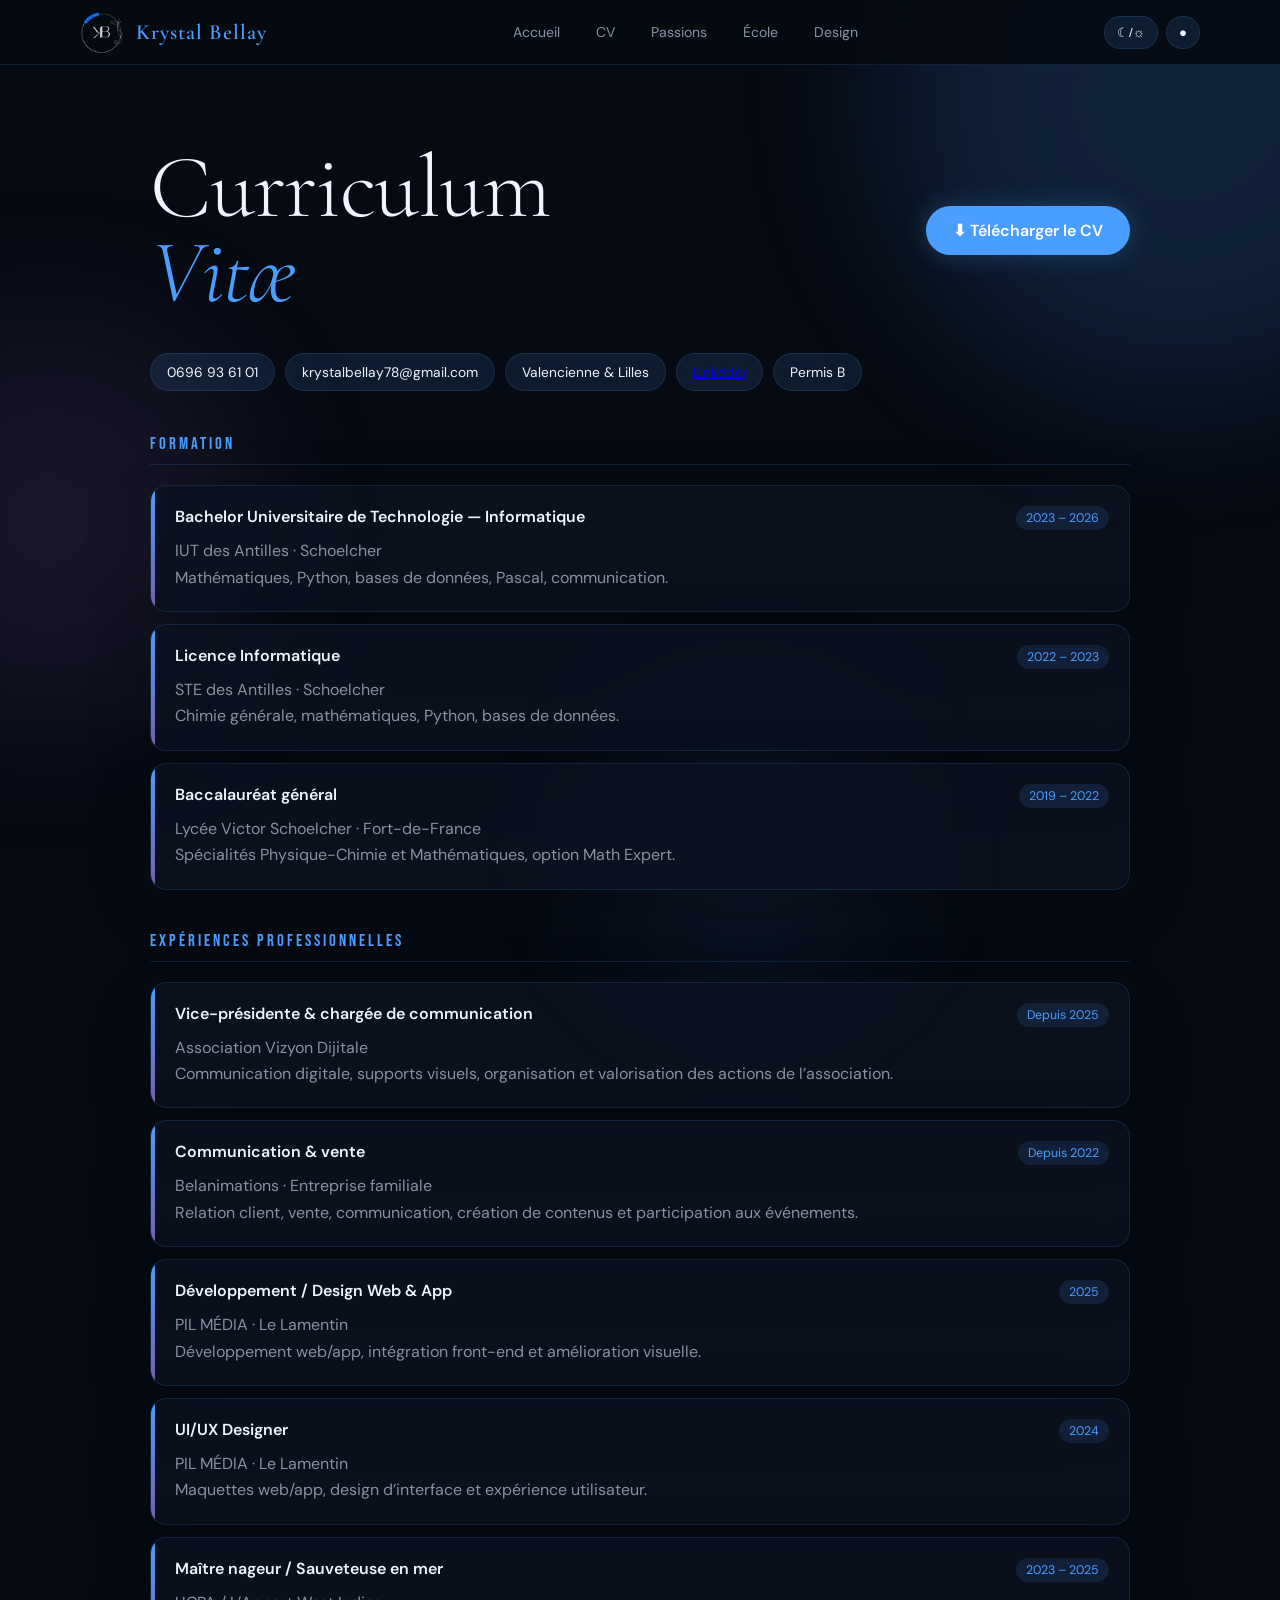
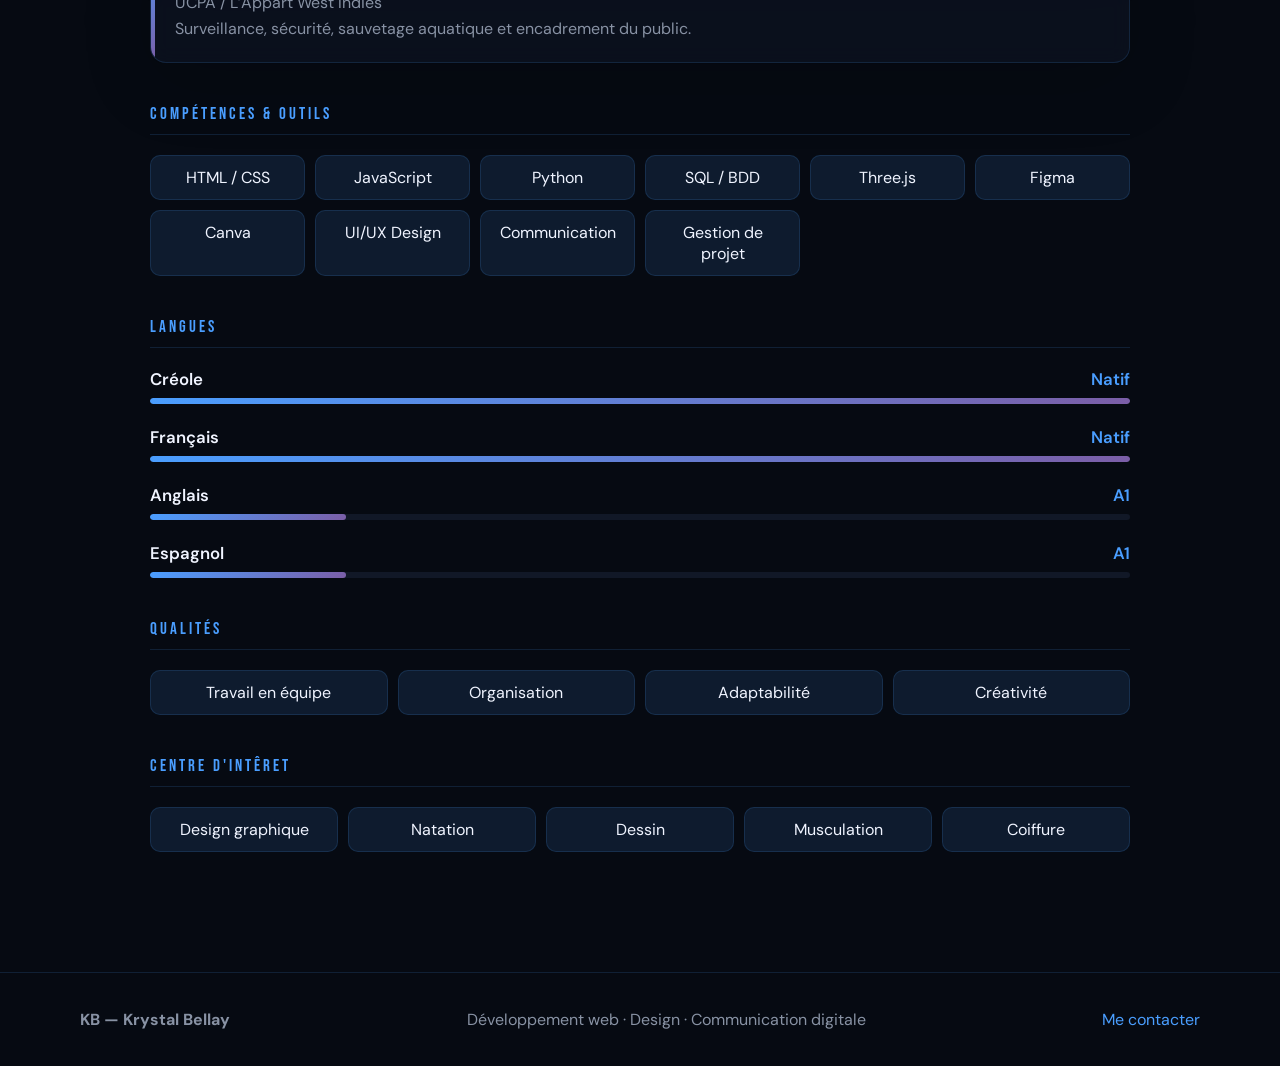
<file: cv.html>
<!DOCTYPE html>
<html lang="fr" data-theme="dark" data-accent="blue">
<head>
  <meta charset="UTF-8">
  <meta name="viewport" content="width=device-width, initial-scale=1.0">
  <link rel="preconnect" href="https://fonts.googleapis.com">
  <link rel="preconnect" href="https://fonts.gstatic.com" crossorigin>
  <link href="https://fonts.googleapis.com/css2?family=Cormorant+Garamond:ital,wght@0,300;0,400;0,600;1,300;1,400&family=DM+Sans:wght@300;400;500;600&family=Bebas+Neue&display=swap" rel="stylesheet">
  <link rel="stylesheet" href="css/style.css">
  <title>CV — Krystal Bellay</title>
</head>
<body>
  <div class="bg-orb bg-orb-1"></div>
  <div class="bg-orb bg-orb-2"></div>
  <div class="bg-orb bg-orb-3"></div>
<header class="nav">
  <div class="container nav-inner">
    <a class="brand" href="index.html">
      <img src="assets/images/logo-kb.png" alt="Logo KB">
      <span>Krystal Bellay</span>
    </a>

    <nav class="links">
      <a href="index.html">Accueil</a>
      <a href="cv.html">CV</a>
      <a href="interets.html">Passions</a>
      <a href="ecole.html">École</a>
      <a href="design.html">Design</a>
    </nav>

    <div class="controls">
      <button class="icon-btn" data-toggle-theme title="Changer sombre/blanc">☾/☼</button>
      <button class="icon-btn" data-toggle-accent title="Changer bleu/rose">●</button>
      <button class="icon-btn menu-btn" title="Menu mobile">☰</button>
    </div>
  </div>
</header>
  <main class="container">
    <section class="cv-page">
      <div class="cv-header reveal">
        <h1 class="page-title">Curriculum<br><span>Vitæ</span></h1>
        <a href="assets/docs/CV-Krystal-BELLAY.pdf" download class="btn">⬇ Télécharger le CV</a>
      </div>

      <div class="cv-contact reveal">
        <div class="cv-contact-item">0696 93 61 01</div>
        <div class="cv-contact-item">krystalbellay78@gmail.com</div>
        <div class="cv-contact-item">Valencienne & Lilles</div>
        <div class="cv-contact-item"> <a href="https://www.linkedin.com/in/krystal-bellay-030b01312/">Linkedin</a></div>
        <div class="cv-contact-item">Permis B</div>
      </div>

      <section class="cv-section reveal">
        <div class="cv-section-title">Formation</div>

        <div class="cv-item">
          <div class="cv-item-header">
            <div class="cv-item-title">Bachelor Universitaire de Technologie — Informatique</div>
            <div class="cv-item-date">2023 – 2026</div>
          </div>
          <div class="cv-item-org">IUT des Antilles · Schoelcher</div>
          <div class="cv-item-desc">Mathématiques, Python, bases de données, Pascal, communication.</div>
        </div>

        <div class="cv-item">
          <div class="cv-item-header">
            <div class="cv-item-title">Licence Informatique</div>
            <div class="cv-item-date">2022 – 2023</div>
          </div>
          <div class="cv-item-org">STE des Antilles · Schoelcher</div>
          <div class="cv-item-desc">Chimie générale, mathématiques, Python, bases de données.</div>
        </div>

        <div class="cv-item">
          <div class="cv-item-header">
            <div class="cv-item-title">Baccalauréat général</div>
            <div class="cv-item-date">2019 – 2022</div>
          </div>
          <div class="cv-item-org">Lycée Victor Schoelcher · Fort-de-France</div>
          <div class="cv-item-desc">Spécialités Physique-Chimie et Mathématiques, option Math Expert.</div>
        </div>
      </section>

      <section class="cv-section reveal">
        <div class="cv-section-title">Expériences professionnelles</div>

        <div class="cv-item">
          <div class="cv-item-header">
            <div class="cv-item-title">Vice-présidente & chargée de communication</div>
            <div class="cv-item-date">Depuis 2025</div>
          </div>
          <div class="cv-item-org">Association Vizyon Dijitale</div>
          <div class="cv-item-desc">Communication digitale, supports visuels, organisation et valorisation des actions de l’association.</div>
        </div>

        <div class="cv-item">
          <div class="cv-item-header">
            <div class="cv-item-title">Communication & vente</div>
            <div class="cv-item-date">Depuis 2022</div>
          </div>
          <div class="cv-item-org">Belanimations · Entreprise familiale</div>
          <div class="cv-item-desc">Relation client, vente, communication, création de contenus et participation aux événements.</div>
        </div>

        <div class="cv-item">
          <div class="cv-item-header">
            <div class="cv-item-title">Développement / Design Web & App</div>
            <div class="cv-item-date">2025</div>
          </div>
          <div class="cv-item-org">PIL MÉDIA · Le Lamentin</div>
          <div class="cv-item-desc">Développement web/app, intégration front-end et amélioration visuelle.</div>
        </div>

        <div class="cv-item">
          <div class="cv-item-header">
            <div class="cv-item-title">UI/UX Designer</div>
            <div class="cv-item-date">2024</div>
          </div>
          <div class="cv-item-org">PIL MÉDIA · Le Lamentin</div>
          <div class="cv-item-desc">Maquettes web/app, design d’interface et expérience utilisateur.</div>
        </div>

        <div class="cv-item">
          <div class="cv-item-header">
            <div class="cv-item-title">Maître nageur / Sauveteuse en mer</div>
            <div class="cv-item-date">2023 – 2025</div>
          </div>
          <div class="cv-item-org">UCPA / L’Appart West Indies</div>
          <div class="cv-item-desc">Surveillance, sécurité, sauvetage aquatique et encadrement du public.</div>
        </div>
      </section>

      <section class="cv-section reveal">
        <div class="cv-section-title">Compétences & outils</div>
        <div class="skills-grid">
          <div class="skill-chip">HTML / CSS</div>
          <div class="skill-chip">JavaScript</div>
          <div class="skill-chip">Python</div>
          <div class="skill-chip">SQL / BDD</div>
          <div class="skill-chip">Three.js</div>
          <div class="skill-chip">Figma</div>
          <div class="skill-chip">Canva</div>
          <div class="skill-chip">UI/UX Design</div>
          <div class="skill-chip">Communication</div>
          <div class="skill-chip">Gestion de projet</div>
        </div>
      </section>

      <section class="cv-section reveal">

        <div class="cv-section-title">
          Langues
        </div>

        <div class="lang-list">

          <div class="lang-item">
            <div class="lang-header">
              <span>Créole</span>
              <span>Natif</span>
            </div>

            <div class="lang-track">
              <div class="lang-fill" style="width: 100%;"></div>
            </div>
          </div>

          <div class="lang-item">
            <div class="lang-header">
              <span>Français</span>
              <span>Natif</span>
            </div>

            <div class="lang-track">
              <div class="lang-fill" style="width: 100%;"></div>
            </div>
          </div>

          <div class="lang-item">
            <div class="lang-header">
              <span>Anglais</span>
              <span>A1</span>
            </div>

            <div class="lang-track">
              <div class="lang-fill" style="width: 20%;"></div>
            </div>
          </div>

          <div class="lang-item">
            <div class="lang-header">
              <span>Espagnol</span>
              <span>A1</span>
            </div>

            <div class="lang-track">
              <div class="lang-fill" style="width: 20%;"></div>
            </div>
          </div>

        </div>

      </section>

      <section class="cv-section reveal">
        <div class="cv-section-title">Qualités</div>
        <div class="skills-grid">
          <div class="skill-chip">Travail en équipe</div>
          <div class="skill-chip">Organisation</div>
          <div class="skill-chip">Adaptabilité</div>
          <div class="skill-chip">Créativité</div>
        </div>
      </section>

      <section class="cv-section reveal">
        <div class="cv-section-title">Centre d'intêret</div>
        <div class="skills-grid">
          <div class="skill-chip">Design graphique</div>
          <div class="skill-chip">Natation</div>
          <div class="skill-chip">Dessin</div>
          <div class="skill-chip">Musculation</div>
          <div class="skill-chip">Coiffure</div>
        </div>
      </section>


    </section>
  </main>
  <footer class="footer">
    <div class="container footer-inner">
      <strong>KB — Krystal Bellay</strong>
      <span>Développement web · Design · Communication digitale</span>
      <a href="mailto:krystalbellay78@gmail.com" style="color: var(--accent); text-decoration: none;">Me contacter</a>
    </div>
  </footer>

  <script src="js/main.js"></script>
</body>
</html>
</file>
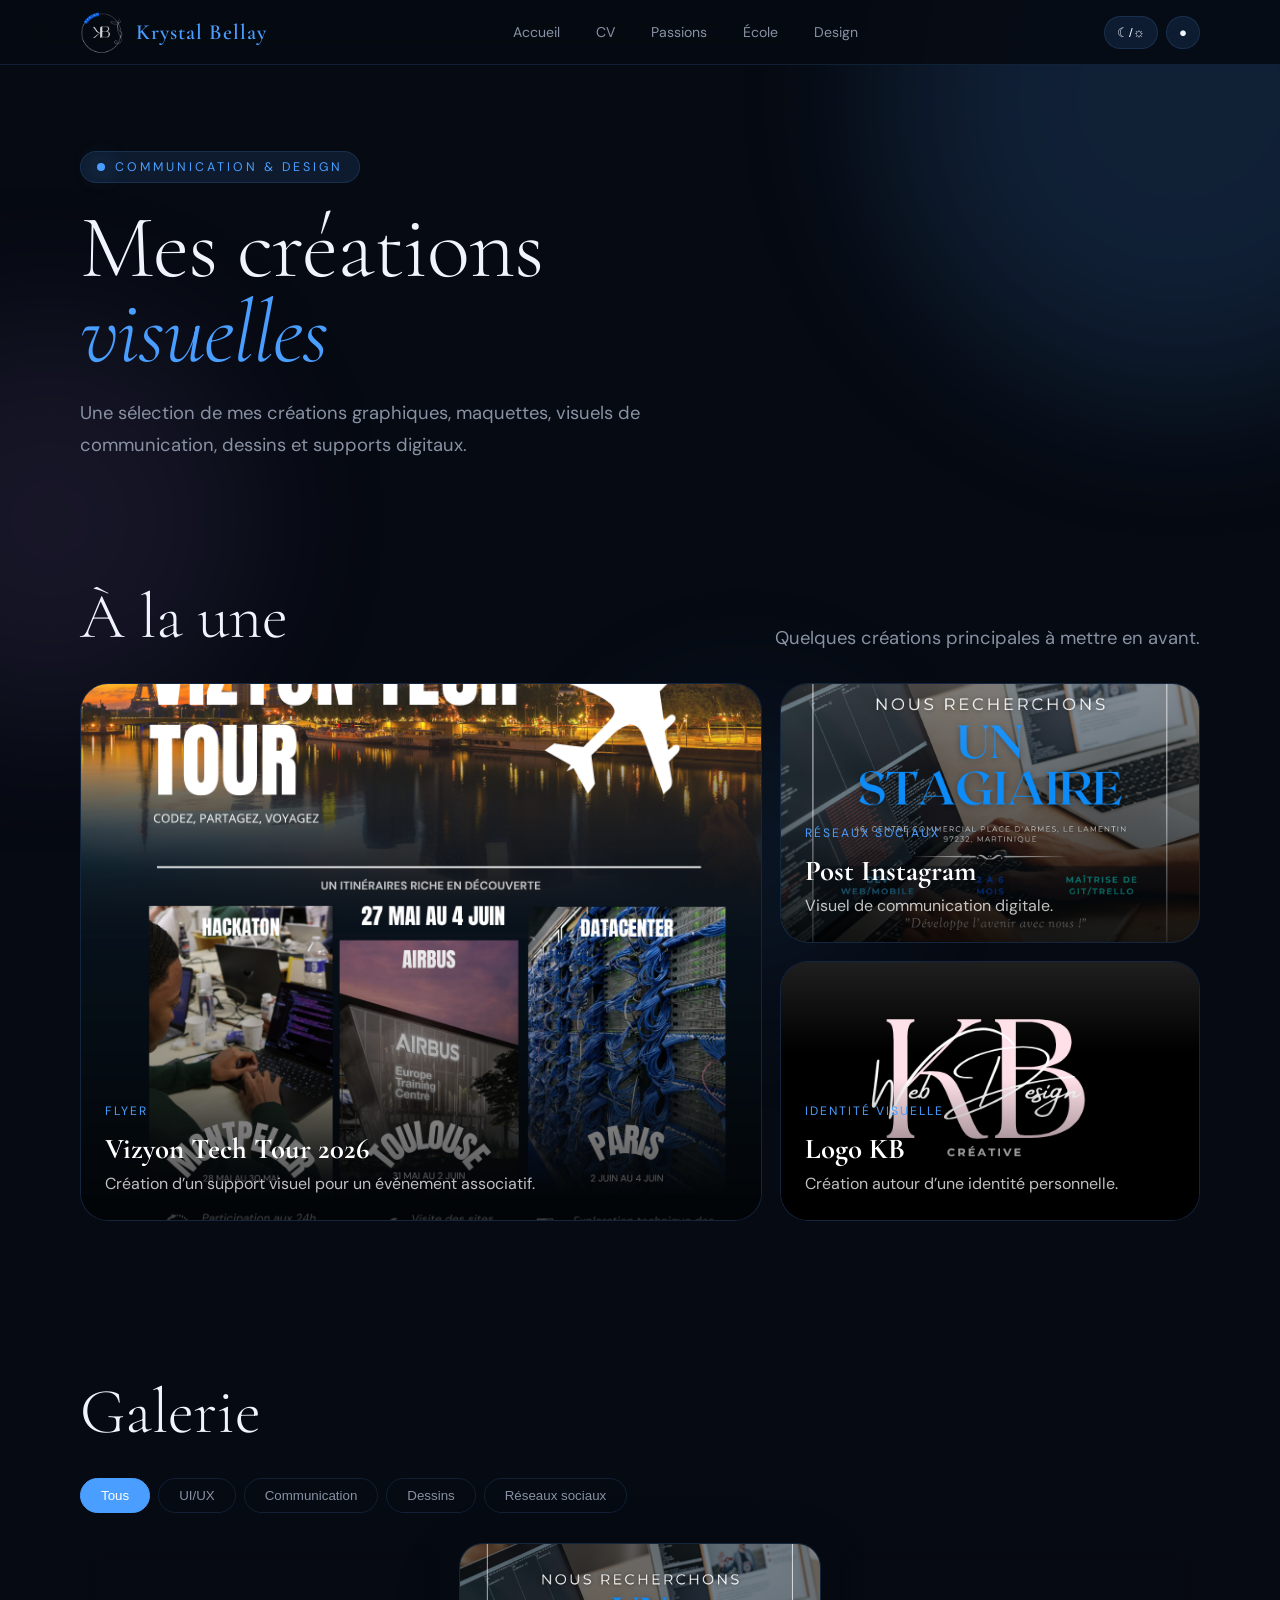
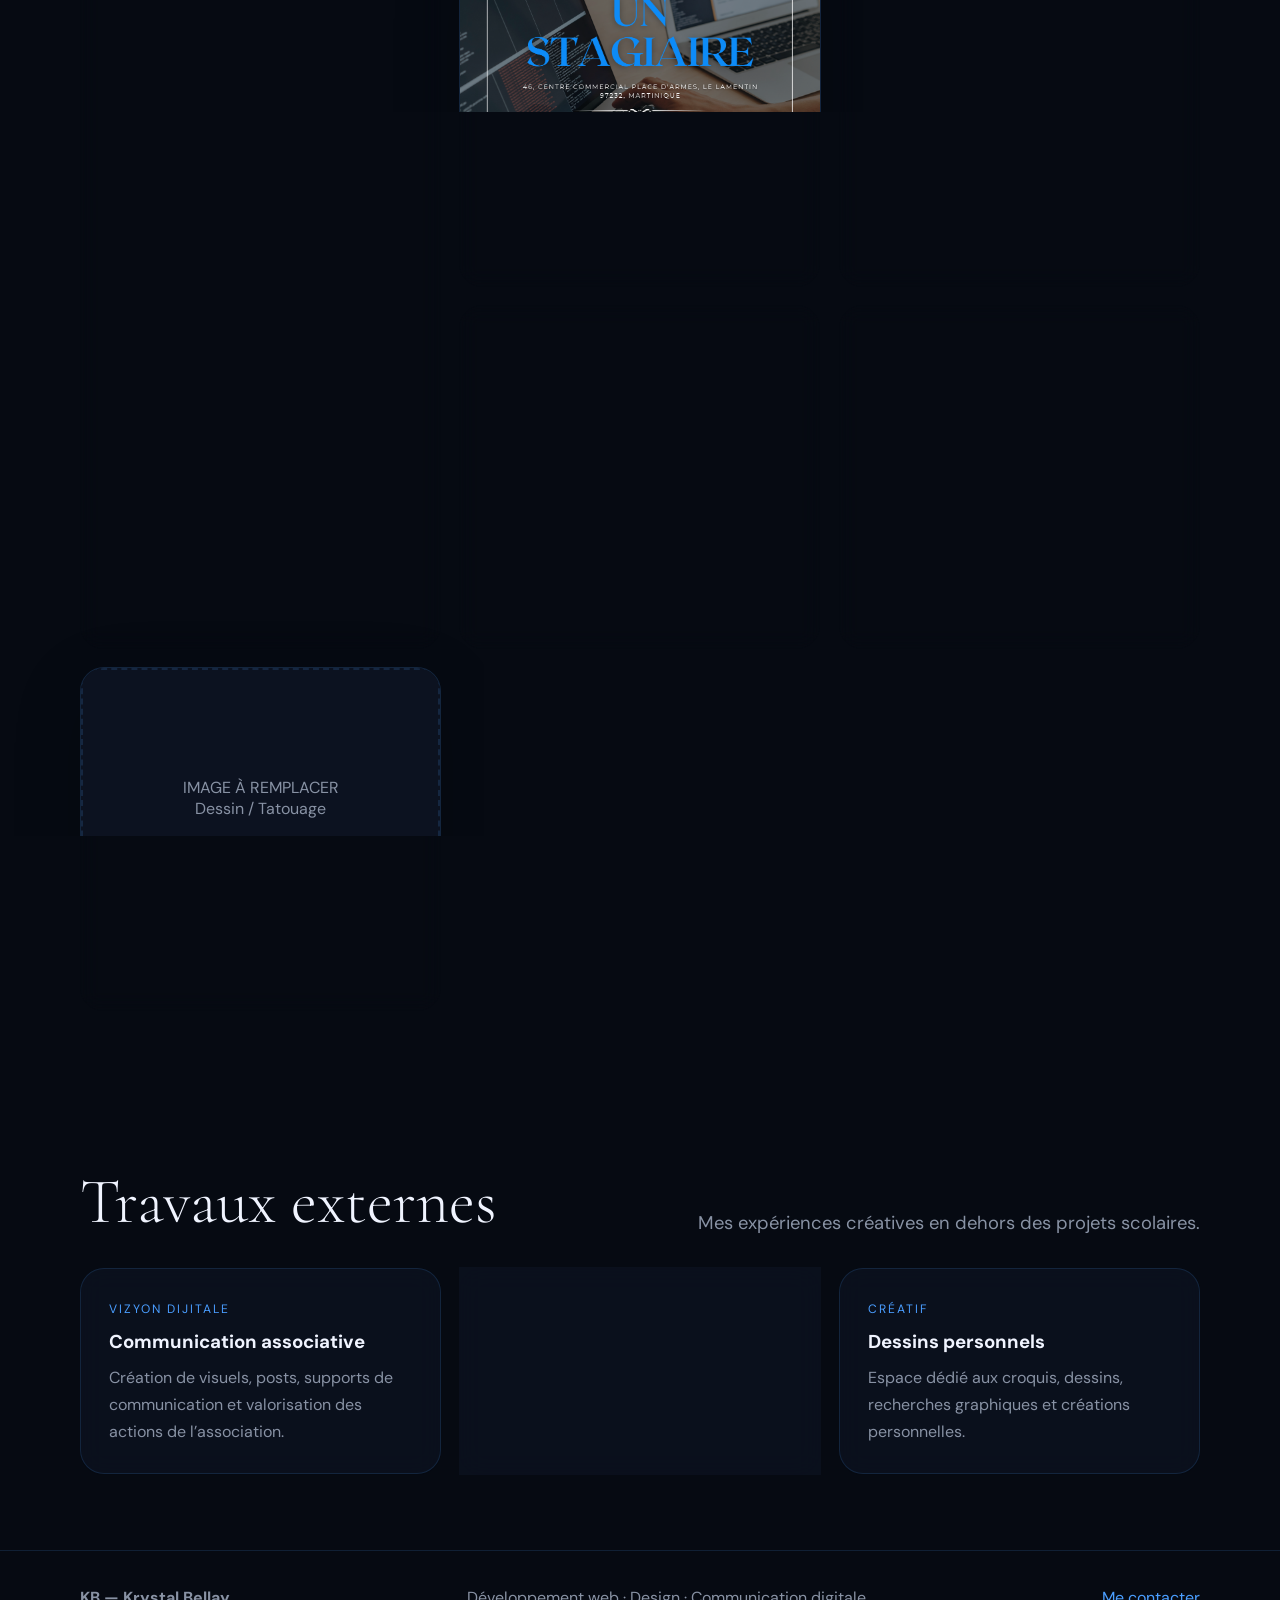
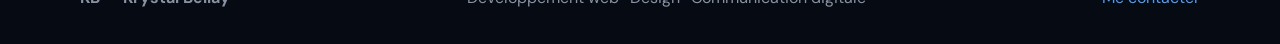
<file: design.html>
<!DOCTYPE html>
<html lang="fr" data-theme="dark" data-accent="blue">
<head>
  <meta charset="UTF-8">
  <meta name="viewport" content="width=device-width, initial-scale=1.0">
  <link rel="preconnect" href="https://fonts.googleapis.com">
  <link rel="preconnect" href="https://fonts.gstatic.com" crossorigin>
  <link href="https://fonts.googleapis.com/css2?family=Cormorant+Garamond:ital,wght@0,300;0,400;0,600;1,300;1,400&family=DM+Sans:wght@300;400;500;600&family=Bebas+Neue&display=swap" rel="stylesheet">
  <link rel="stylesheet" href="css/style.css">
  <title>Communication & Design</title>
</head>
<body>
  <div class="bg-orb bg-orb-1"></div>
  <div class="bg-orb bg-orb-2"></div>
  <div class="bg-orb bg-orb-3"></div>
<header class="nav">
  <div class="container nav-inner">
    <a class="brand" href="index.html">
      <img src="assets/images/logo-kb.png" alt="Logo KB">
      <span>Krystal Bellay</span>
    </a>

    <nav class="links">
      <a href="index.html">Accueil</a>
      <a href="cv.html">CV</a>
      <a href="interets.html">Passions</a>
      <a href="ecole.html">École</a>
      <a href="design.html">Design</a>
    </nav>

    <div class="controls">
      <button class="icon-btn" data-toggle-theme title="Changer sombre/blanc">☾/☼</button>
      <button class="icon-btn" data-toggle-accent title="Changer bleu/rose">●</button>
      <button class="icon-btn menu-btn" title="Menu mobile">☰</button>
    </div>
  </div>
</header>
  <main class="container">

  <!-- HERO DESIGN -->
    <section class="page-hero design-hero reveal">
      <span class="eyebrow">
        <span class="dot"></span>
        Communication & Design
      </span>

      <div class="design-hero-grid">
        <div>
          <h1 class="page-title">
            Mes créations<br>
            <span>visuelles</span>
          </h1>

          <p class="lead">
            Une sélection de mes créations graphiques, maquettes, visuels de communication,
            dessins et supports digitaux.
          </p>
        </div>
    </section>

    <!-- À LA UNE -->
    <section class="section featured-design-section">

      <div class="section-head reveal">
        <h2>À la une</h2>
        <p class="lead">
          Quelques créations principales à mettre en avant.
        </p>
      </div>

      <div class="featured-design-grid">

        <article class="featured-design-card big reveal">
          <div class="featured-img">
            <img src="assets/images/design/Flyers/img/Flyers Vizyon tech tour 2026 (1)/4.png" alt="Flyer Vizyon Tech Tour">
          </div>

          <div class="featured-content">
            <span class="tag">Flyer</span>
            <h3>Vizyon Tech Tour 2026</h3>
            <p>Création d’un support visuel pour un événement associatif.</p>
          </div>
        </article>

        <article class="featured-design-card reveal">
          <div class="featured-img">
            <img src="assets/images/design/Insta/img/Poste-insta(recherche stagiaire) - BELLAY Krystal - .png" alt="Post Instagram">
          </div>

          <div class="featured-content">
            <span class="tag">Réseaux sociaux</span>
            <h3>Post Instagram</h3>
            <p>Visuel de communication digitale.</p>
          </div>
        </article>

        <article class="featured-design-card reveal">
          <div class="featured-img">
            <img src="assets/images/design/LOGO/logo-KB/1.png" alt="Logo KB">
          </div>

          <div class="featured-content">
            <span class="tag">Identité visuelle</span>
            <h3>Logo KB</h3>
            <p>Création autour d’une identité personnelle.</p>
          </div>
        </article>

      </div>

    </section>

    <!-- CATÉGORIES -->
    <section class="section">

      <div class="section-head reveal">
        <h2>Galerie</h2>
      </div>

      <div class="design-tabs reveal">
        <button class="design-tab active" data-filter="all">Tous</button>
        <button class="design-tab" data-filter="ui">UI/UX</button>
        <button class="design-tab" data-filter="graphique">Communication</button>
        <button class="design-tab" data-filter="dessin">Dessins</button>
        <button class="design-tab" data-filter="reseaux">Réseaux sociaux</button>
      </div>

      <div class="design-masonry-grid">

        <article class="design-card reveal tall" data-cat="graphique">
          <div class="design-card-img">
            <img src="assets/images/design/Flyers/img/Flyers Vizyon tech tour 2026 (1)/4.png" alt="Flyer Vizyon Tech Tour">
          </div>
          <div class="design-card-body">
            <h3>Flyer Vizyon Tech Tour</h3>
            <p>Communication · Canva</p>
          </div>
        </article>

        <article class="design-card reveal" data-cat="reseaux">
          <div class="design-card-img">
            <img src="assets/images/design/Insta/img/Poste-insta(recherche stagiaire) - BELLAY Krystal - .png" alt="Post Instagram">
          </div>
          <div class="design-card-body">
            <h3>Post réseaux sociaux</h3>
            <p>Instagram · Communication</p>
          </div>
        </article>

        <article class="design-card reveal" data-cat="graphique">
          <div class="design-card-img">
            <img src="assets/images/design/Flyers/img/Flyers-KB.png" alt="Flyer KB">
          </div>
          <div class="design-card-body">
            <h3>Flyer KB</h3>
            <p>Communication · Graphisme</p>
          </div>
        </article>

        <article class="design-card reveal" data-cat="graphique">
          <div class="design-card-img">
            <img src="assets/images/design/Publicite/carte-visite(belanimations)/1.png" alt="Carte visite Belanimations">
          </div>
          <div class="design-card-body">
            <h3>Carte de visite</h3>
            <p>Belanimations · Publicité</p>
          </div>
        </article>

        <article class="design-card reveal" data-cat="ui">
          <div class="design-card-img placeholder-design">
            IMAGE À REMPLACER<br>
            Maquette application
          </div>
          <div class="design-card-body">
            <h3>Maquette application</h3>
            <p>UI/UX · Figma</p>
          </div>
        </article>

        <article class="design-card reveal" data-cat="dessin">
          <div class="design-card-img placeholder-design">
            IMAGE À REMPLACER<br>
            Dessin / Tatouage
          </div>
          <div class="design-card-body">
            <h3>Dessin / Tatouage</h3>
            <p>Illustration · Croquis</p>
          </div>
        </article>

      </div>

    </section>

    <!-- TRAVAUX EXTERNES -->
    <section class="section external-work-section">

      <div class="section-head reveal">
        <h2>Travaux externes</h2>
        <p class="lead">
          Mes expériences créatives en dehors des projets scolaires.
        </p>
      </div>

      <div class="external-work-grid">

        <article class="external-card reveal">
          <span class="tag">Vizyon Dijitale</span>
          <h3>Communication associative</h3>
          <p>
            Création de visuels, posts, supports de communication et valorisation
            des actions de l’association.
          </p>
        </article>

        <article class="external-card reveal">
          <span class="tag">Belanimations</span>
          <h3>Vente & communication</h3>
          <p>
            Création de supports visuels, relation client, communication et participation
            aux événements familiaux.
          </p>
        </article>

        <article class="external-card reveal">
          <span class="tag">Créatif</span>
          <h3>Dessins personnels</h3>
          <p>
            Espace dédié aux croquis, dessins, recherches graphiques et créations personnelles.
          </p>
        </article>

      </div>

    </section>

  </main>

  <footer class="footer">
    <div class="container footer-inner">
      <strong>KB — Krystal Bellay</strong>
      <span>Développement web · Design · Communication digitale</span>
      <a href="mailto:krystalbellay78@gmail.com" style="color: var(--accent); text-decoration: none;">Me contacter</a>
    </div>
  </footer>

  <script src="js/main.js"></script>
</body>
</html>
</file>
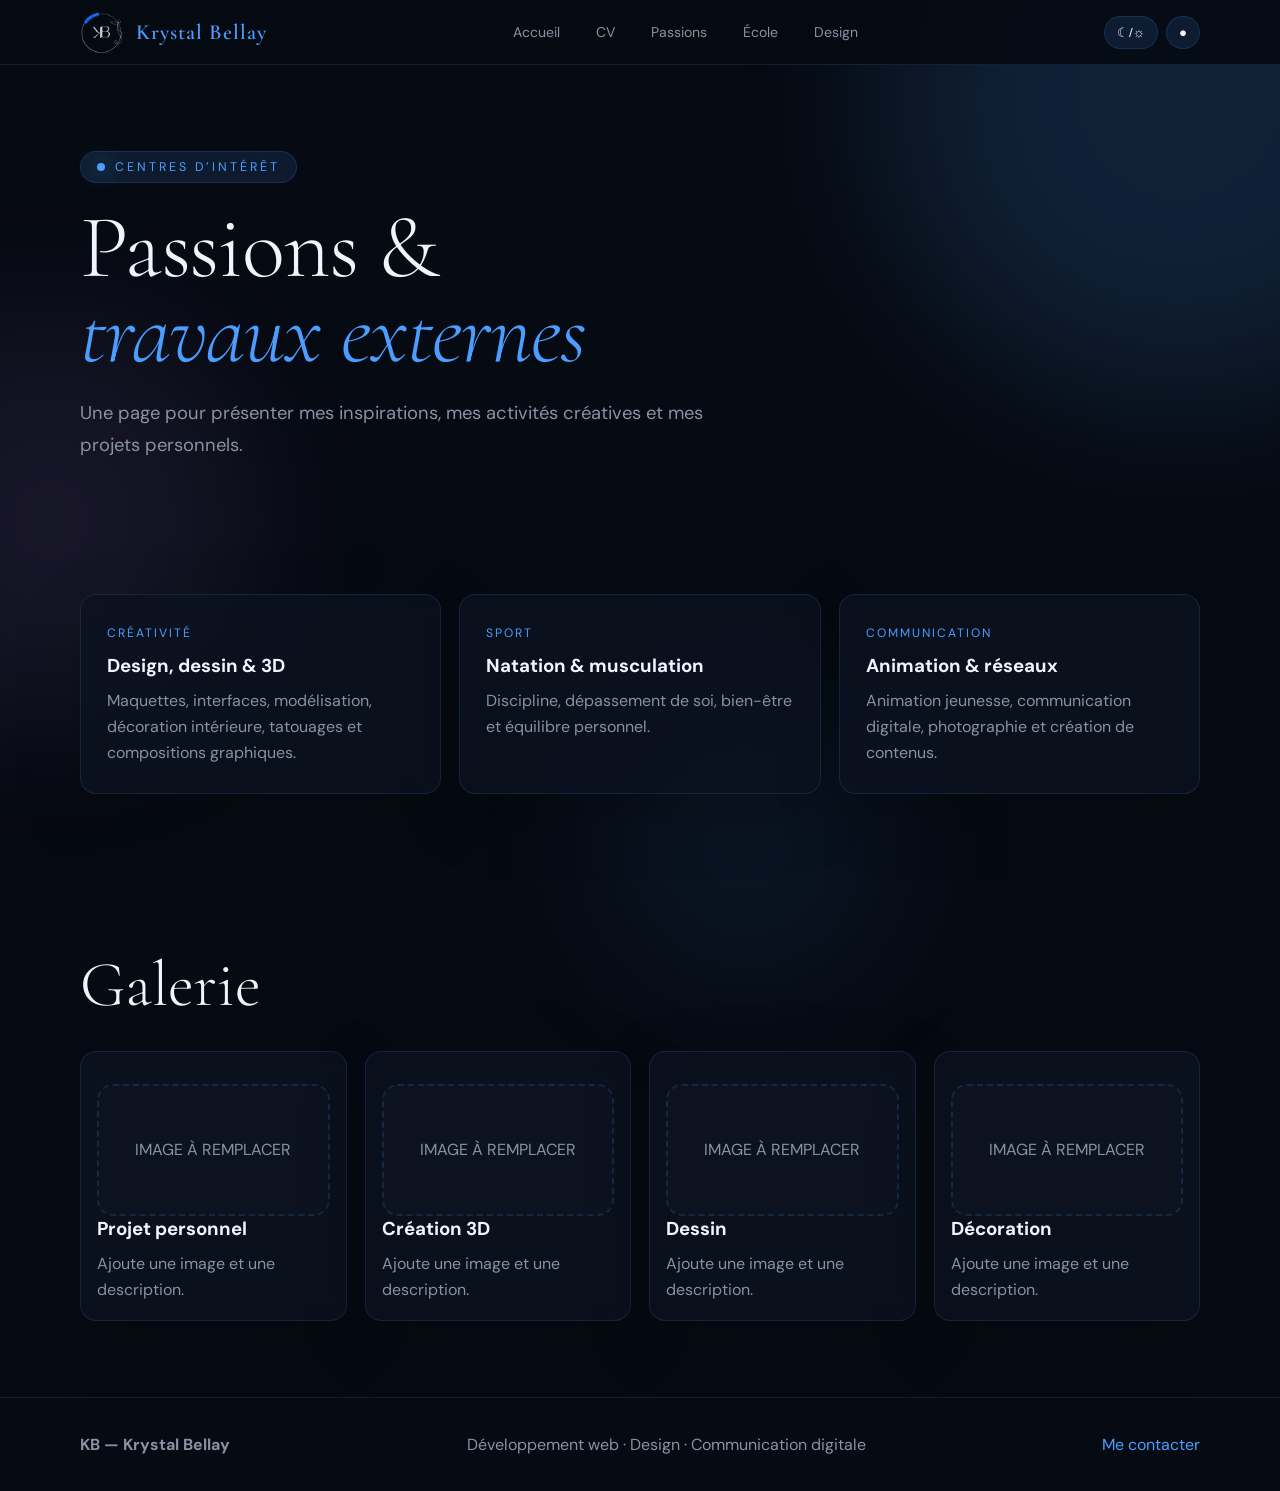
<file: interets.html>
<!DOCTYPE html>
<html lang="fr" data-theme="dark" data-accent="blue">
<head>
  <meta charset="UTF-8">
  <meta name="viewport" content="width=device-width, initial-scale=1.0">
  <link rel="preconnect" href="https://fonts.googleapis.com">
  <link rel="preconnect" href="https://fonts.gstatic.com" crossorigin>
  <link href="https://fonts.googleapis.com/css2?family=Cormorant+Garamond:ital,wght@0,300;0,400;0,600;1,300;1,400&family=DM+Sans:wght@300;400;500;600&family=Bebas+Neue&display=swap" rel="stylesheet">
  <link rel="stylesheet" href="css/style.css">
  <title>Passions — Krystal Bellay</title>
</head>
<body>
  <div class="bg-orb bg-orb-1"></div>
  <div class="bg-orb bg-orb-2"></div>
  <div class="bg-orb bg-orb-3"></div>
<header class="nav">
  <div class="container nav-inner">
    <a class="brand" href="index.html">
      <img src="assets/images/logo-kb.png" alt="Logo KB">
      <span>Krystal Bellay</span>
    </a>

    <nav class="links">
      <a href="index.html">Accueil</a>
      <a href="cv.html">CV</a>
      <a href="interets.html">Passions</a>
      <a href="ecole.html">École</a>
      <a href="design.html">Design</a>
    </nav>

    <div class="controls">
      <button class="icon-btn" data-toggle-theme title="Changer sombre/blanc">☾/☼</button>
      <button class="icon-btn" data-toggle-accent title="Changer bleu/rose">●</button>
      <button class="icon-btn menu-btn" title="Menu mobile">☰</button>
    </div>
  </div>
</header>
  <main class="container">
    <section class="page-hero reveal">
      <span class="eyebrow"><span class="dot"></span>Centres d’intérêt</span>
      <h1 class="page-title">Passions &<br><span>travaux externes</span></h1>
      <p class="lead">Une page pour présenter mes inspirations, mes activités créatives et mes projets personnels.</p>
    </section>

    <section class="section">
      <div class="grid-3">
        <article class="card reveal"><span class="tag">Créativité</span><h3>Design, dessin & 3D</h3><p>Maquettes, interfaces, modélisation, décoration intérieure, tatouages et compositions graphiques.</p></article>
        <article class="card reveal"><span class="tag">Sport</span><h3>Natation & musculation</h3><p>Discipline, dépassement de soi, bien-être et équilibre personnel.</p></article>
        <article class="card reveal"><span class="tag">Communication</span><h3>Animation & réseaux</h3><p>Animation jeunesse, communication digitale, photographie et création de contenus.</p></article>
      </div>
    </section>

    <section class="section">
      <div class="section-head reveal">
        <h2>Galerie</h2>
      </div>

      <div class="gallery-grid">
        <article class="gallery-item reveal"><div class="placeholder">IMAGE À REMPLACER</div><h3>Projet personnel</h3><p>Ajoute une image et une description.</p></article>
        <article class="gallery-item reveal"><div class="placeholder">IMAGE À REMPLACER</div><h3>Création 3D</h3><p>Ajoute une image et une description.</p></article>
        <article class="gallery-item reveal"><div class="placeholder">IMAGE À REMPLACER</div><h3>Dessin</h3><p>Ajoute une image et une description.</p></article>
        <article class="gallery-item reveal"><div class="placeholder">IMAGE À REMPLACER</div><h3>Décoration</h3><p>Ajoute une image et une description.</p></article>
      </div>
    </section>
  </main>
  <footer class="footer">
    <div class="container footer-inner">
      <strong>KB — Krystal Bellay</strong>
      <span>Développement web · Design · Communication digitale</span>
      <a href="mailto:krystalbellay78@gmail.com" style="color: var(--accent); text-decoration: none;">Me contacter</a>
    </div>
  </footer>

  <script src="js/main.js"></script>
</body>
</html>
</file>
<file: css/style.css>
/* ==============================
   PORTFOLIO KRYSTAL BELLAY
   Style moderne avec thème sombre/clair + accent bleu/rose
   ============================== */

:root {
  --accent: #4A9EFF;
  --accent-glow: rgba(74, 158, 255, 0.25);
  --accent-soft: rgba(74, 158, 255, 0.12);
  --bg: #060A12;
  --bg2: #0C1220;
  --bg3: #111827;
  --text: #F0F4FF;
  --text-muted: #8892A4;
  --border: rgba(74, 158, 255, 0.15);
  --card: rgba(12, 18, 32, 0.8);
  --nav-bg: rgba(6, 10, 18, 0.9);
  --gradient: linear-gradient(135deg, var(--accent) 0%, #7B5EA7 100%);
  --font-display: 'Cormorant Garamond', serif;
  --font-body: 'DM Sans', sans-serif;
  --font-accent: 'Bebas Neue', sans-serif;
  --radius: 16px;
  --transition: 0.3s cubic-bezier(0.4, 0, 0.2, 1);
}

[data-theme="light"] {
  --bg: #F5F7FF;
  --bg2: #EAEDFF;
  --bg3: #E0E4F8;
  --text: #0C1220;
  --text-muted: #556080;
  --border: rgba(74, 158, 255, 0.25);
  --card: rgba(255, 255, 255, 0.86);
  --nav-bg: rgba(245, 247, 255, 0.92);
}

[data-accent="pink"] {
  --accent: #FF6BB3;
  --accent-glow: rgba(255, 107, 179, 0.25);
  --accent-soft: rgba(255, 107, 179, 0.12);
  --border: rgba(255, 107, 179, 0.22);
  --gradient: linear-gradient(135deg, #FF6BB3 0%, #A855F7 100%);
}

* {
  margin: 0;
  padding: 0;
  box-sizing: border-box;
}

html {
  scroll-behavior: smooth;
}

body {
  font-family: var(--font-body);
  background: var(--bg);
  color: var(--text);
  min-height: 100vh;
  transition: background var(--transition), color var(--transition);
  overflow-x: hidden;
}



.bg-orb {
  position: fixed;
  border-radius: 50%;
  filter: blur(80px);
  opacity: 0.15;
  pointer-events: none;
  z-index: -1;
  transition: background var(--transition);
}

.bg-orb-1 {
  width: 600px;
  height: 600px;
  background: var(--accent);
  top: -200px;
  right: -200px;
}

.bg-orb-2 {
  width: 400px;
  height: 400px;
  background: #7B5EA7;
  bottom: 20%;
  left: -150px;
}

.bg-orb-3 {
  width: 300px;
  height: 300px;
  background: var(--accent);
  bottom: -100px;
  right: 30%;
  opacity: 0.08;
}

.container {
  width: min(1120px, 92%);
  margin: auto;
}

.nav {
  position: sticky;
  top: 0;
  z-index: 50;
  background: var(--nav-bg);
  backdrop-filter: blur(20px);
  border-bottom: 1px solid var(--border);
}

.nav-inner {
  min-height: 64px;
  display: flex;
  align-items: center;
  justify-content: space-between;
  gap: 18px;
}

.brand {
  display: flex;
  align-items: center;
  gap: 12px;
  color: var(--accent);
  text-decoration: none;
  font-family: var(--font-display);
  font-size: 1.35rem;
  font-weight: 600;
  letter-spacing: 1px;
}

.brand img {
  width: 44px;
  height: 44px;
  object-fit: contain;
  border-radius: 50%;
}

.links {
  display: flex;
  align-items: center;
  gap: 8px;
}

.links a {
  color: var(--text-muted);
  text-decoration: none;
  font-size: 0.88rem;
  padding: 8px 14px;
  border-radius: 999px;
  transition: all var(--transition);
}

.links a:hover,
.links a.active {
  color: var(--text);
  background: var(--accent-soft);
}

.controls {
  display: flex;
  align-items: center;
  gap: 8px;
}

.icon-btn {
  background: var(--accent-soft);
  color: var(--text);
  border: 1px solid var(--border);
  padding: 8px 12px;
  border-radius: 999px;
  cursor: pointer;
  transition: all var(--transition);
}

.icon-btn:hover {
  background: var(--accent);
  color: white;
}

.menu-btn {
  display: none;
}

.page-hero,
.hero {
  padding: 86px 0 56px;
}

.hero-grid {
  min-height: calc(100vh - 160px);
  display: grid;
  grid-template-columns: 1fr 0.8fr;
  align-items: center;
  gap: 64px;
}

.eyebrow {
  display: inline-flex;
  align-items: center;
  gap: 10px;
  font-size: 0.78rem;
  letter-spacing: 3px;
  text-transform: uppercase;
  color: var(--accent);
  border: 1px solid var(--border);
  background: var(--accent-soft);
  padding: 7px 16px;
  border-radius: 999px;
  margin-bottom: 22px;
}

.dot {
  width: 8px;
  height: 8px;
  border-radius: 50%;
  background: var(--accent);
  box-shadow: 0 0 22px var(--accent);
}

h1,
.page-title {
  font-family: var(--font-display);
  font-size: clamp(3.2rem, 7vw, 6rem);
  line-height: 0.95;
  font-weight: 300;
  letter-spacing: -1px;
}

.gradient,
.page-title span {
  color: var(--accent);
  font-style: italic;
}

.lead {
  color: var(--text-muted);
  line-height: 1.75;
  font-size: clamp(1rem, 2vw, 1.15rem);
  max-width: 680px;
  margin-top: 22px;
}

.actions {
  display: flex;
  flex-wrap: wrap;
  gap: 12px;
  margin-top: 34px;
}

.btn {
  display: inline-flex;
  align-items: center;
  justify-content: center;
  gap: 8px;
  padding: 13px 26px;
  border-radius: 999px;
  text-decoration: none;
  border: 1px solid transparent;
  background: var(--accent);
  color: white;
  font-weight: 600;
  box-shadow: 0 0 24px var(--accent-glow);
  transition: all var(--transition);
}

.btn:hover {
  transform: translateY(-2px);
  box-shadow: 0 8px 32px var(--accent-glow);
}

.btn.secondary {
  background: transparent;
  color: var(--text);
  border-color: var(--border);
  box-shadow: none;
}

.btn.secondary:hover {
  background: var(--accent-soft);
  border-color: var(--accent);
}

.hero-visual,
.visual-card,
.card,
.cv-item,
.cv-panel,
.section-card,
.gallery-item,
.skill-block,
.competence-block,
.design-card {
  background: var(--card);
  border: 1px solid var(--border);
  backdrop-filter: blur(10px);
  box-shadow: 0 20px 70px rgba(0, 0, 0, 0.16);
}

.hero-visual {
  border-radius: 50%;
  aspect-ratio: 1;
  display: flex;
  align-items: center;
  justify-content: center;
  position: relative;
  overflow: hidden;
  box-shadow: 0 0 60px var(--accent-glow);
}

.hero-visual::before {
  content: "";
  position: absolute;
  inset: -10%;
  background: var(--gradient);
  opacity: 0.14;
  animation: pulse 3s ease-in-out infinite;
}

.hero-photo {
  width: 100%;
  height: 100%;
  object-fit: cover;
  border-radius: 50%;
  position: relative;
  z-index: 2;
}
.hero-visual span {
  position: relative;
  font-family: var(--font-display);
  font-size: clamp(4rem, 10vw, 7rem);
  color: var(--accent);
}

.section {
  padding: 76px 0;
}

.section-head {
  display: flex;
  align-items: end;
  justify-content: space-between;
  gap: 24px;
  margin-bottom: 28px;
}

.section h2,
.section-title {
  font-family: var(--font-display);
  font-size: clamp(2.4rem, 5vw, 4.5rem);
  font-weight: 300;
}

.grid-3 {
  display: grid;
  grid-template-columns: repeat(3, 1fr);
  gap: 18px;
}

.card,
.section-card {
  border-radius: var(--radius);
  padding: 26px;
  transition: all var(--transition);
}

.card:hover,
.section-card:hover,
.design-card:hover,
.gallery-item:hover {
  transform: translateY(-4px);
  border-color: var(--accent);
  box-shadow: 0 16px 48px var(--accent-glow);
}

.tag {
  display: inline-flex;
  color: var(--accent);
  font-size: 0.76rem;
  text-transform: uppercase;
  letter-spacing: 2px;
  margin-bottom: 12px;
}

.card h3,
.gallery-item h3,
.section-card h3 {
  margin-bottom: 10px;
}

.card p,
.gallery-item p,
.section-card p,
.cv-item-desc,
.cv-item-org {
  color: var(--text-muted);
  line-height: 1.65;
}

/* Sections défilantes */
.horizontal-scroll {
  display: flex;
  gap: 18px;
  overflow-x: auto;
  scroll-snap-type: x mandatory;
  padding: 12px 0 22px;
}

.horizontal-scroll::-webkit-scrollbar {
  height: 8px;
}

.horizontal-scroll::-webkit-scrollbar-thumb {
  background: var(--accent-soft);
  border-radius: 999px;
}

.scroll-card {
  min-width: min(360px, 82vw);
  scroll-snap-align: start;
}

/* CV */
.cv-page {
  padding: 80px 0;
  max-width: 980px;
  margin: 0 auto;
}

.cv-header {
  display: flex;
  align-items: center;
  justify-content: space-between;
  flex-wrap: wrap;
  gap: 20px;
  margin-bottom: 38px;
}

.cv-contact {
  display: flex;
  flex-wrap: wrap;
  gap: 10px;
  margin-bottom: 42px;
}

.cv-contact-item {
  display: flex;
  align-items: center;
  gap: 8px;
  background: var(--accent-soft);
  border: 1px solid var(--border);
  border-radius: 999px;
  padding: 9px 16px;
  font-size: 0.86rem;
}

.cv-section {
  margin-bottom: 40px;
}

.cv-section-title {
  font-family: var(--font-accent);
  letter-spacing: 3px;
  font-size: 1.08rem;
  color: var(--accent);
  margin-bottom: 20px;
  padding-bottom: 10px;
  border-bottom: 1px solid var(--border);
}

.cv-item {
  position: relative;
  border-radius: var(--radius);
  padding: 20px 20px 20px 24px;
  margin-bottom: 12px;
  overflow: hidden;
}

.cv-item::before {
  content: "";
  position: absolute;
  left: 0;
  top: 0;
  bottom: 0;
  width: 4px;
  background: var(--gradient);
}

.cv-item-header {
  display: flex;
  justify-content: space-between;
  align-items: flex-start;
  flex-wrap: wrap;
  gap: 8px;
  margin-bottom: 8px;
}

.cv-item-title {
  font-weight: 600;
  font-size: 1rem;
}

.cv-item-date {
  color: var(--accent);
  background: var(--accent-soft);
  padding: 4px 10px;
  border-radius: 999px;
  font-size: 0.78rem;
  white-space: nowrap;
}

.skills-grid {
  display: grid;
  grid-template-columns: repeat(auto-fit, minmax(150px, 1fr));
  gap: 10px;
}

.skill-chip {
  background: var(--accent-soft);
  border: 1px solid var(--border);
  border-radius: 10px;
  padding: 11px 14px;
  text-align: center;
  color: var(--text);
  transition: all var(--transition);
}

.skill-chip:hover {
  background: var(--accent);
  color: white;
}

/* École */
.competence-grid {
  display: flex;
  flex-direction: column;
  gap: 22px;
  margin-top: 34px;
}

.competence-block {
  border-radius: var(--radius);
  overflow: hidden;
}

.competence-header {
  display: flex;
  align-items: center;
  gap: 14px;
  padding: 22px 24px;
  background: var(--accent-soft);
  cursor: pointer;
}

.competence-header-title {
  flex: 1;
  font-weight: 600;
}

.competence-header-arrow {
  color: var(--accent);
  transition: transform var(--transition);
}

.competence-block.open .competence-header-arrow {
  transform: rotate(180deg);
}

.competence-body {
  max-height: 0;
  overflow: hidden;
  padding: 0 24px;
  transition: max-height 0.45s ease, padding 0.3s ease;
}

.competence-block.open .competence-body {
  max-height: 1200px;
  padding: 22px 24px;
}

.ac-list {
  display: flex;
  flex-direction: column;
  gap: 10px;
}

.ac-item {
  padding: 12px 16px;
  background: var(--bg2);
  border: 1px solid var(--border);
  border-radius: 10px;
  color: var(--text-muted);
  line-height: 1.5;
}

.proof-area,
.placeholder {
  margin-top: 16px;
  min-height: 132px;
  border: 2px dashed var(--border);
  border-radius: var(--radius);
  background: var(--bg2);
  display: flex;
  align-items: center;
  justify-content: center;
  text-align: center;
  padding: 18px;
  color: var(--text-muted);
}

/* Galeries */
.gallery-grid,
.design-grid {
  display: grid;
  grid-template-columns: repeat(auto-fill, minmax(240px, 1fr));
  gap: 18px;
}

.gallery-item,
.design-card {
  border-radius: var(--radius);
  overflow: hidden;
  transition: all var(--transition);
}

.gallery-item {
  padding: 16px;
}

.design-card-img {
  aspect-ratio: 4 / 3;
  display: flex;
  align-items: center;
  justify-content: center;
  background: var(--bg3);
  color: var(--text-muted);
  border-bottom: 1px solid var(--border);
  text-align: center;
  padding: 20px;
}

.design-card-body {
  padding: 18px;
}

.design-tabs {
  display: flex;
  gap: 8px;
  flex-wrap: wrap;
  margin: 26px 0 30px;
}

.design-tab {
  padding: 9px 20px;
  border-radius: 999px;
  border: 1px solid var(--border);
  background: transparent;
  color: var(--text-muted);
  cursor: pointer;
  transition: all var(--transition);
}

.design-tab.active,
.design-tab:hover {
  background: var(--accent);
  color: white;
  border-color: var(--accent);
}

.footer {
  border-top: 1px solid var(--border);
  padding: 36px 0;
  color: var(--text-muted);
}

.footer-inner {
  display: flex;
  justify-content: space-between;
  gap: 18px;
  flex-wrap: wrap;
}

.reveal {
  opacity: 0;
  transform: translateY(22px);
  transition: opacity 0.6s ease, transform 0.6s ease;
}

.reveal.visible {
  opacity: 1;
  transform: translateY(0);
}

@keyframes pulse {
  0%, 100% { transform: scale(1); opacity: 0.14; }
  50% { transform: scale(1.12); opacity: 0.25; }
}

/* ==============================
   CARROUSEL DESIGNS 3D
   ============================== */

.design-slider-section {
  padding: 90px 0;
  overflow: hidden;
}

.slider-title {
  text-align: center;
  margin-bottom: 44px;
}

.slider-title h2 {
  font-family: var(--font-display);
  font-size: clamp(2.4rem, 5vw, 4.2rem);
  font-weight: 300;
  color: var(--text);
}

.slider-title p {
  color: var(--text-muted);
  margin: 10px auto 0;
  max-width: 560px;
  line-height: 1.7;
}

.carousel-3d {
  position: relative;
  width: min(1000px, 92%);
  height: 470px;
  margin: 0 auto;
  display: flex;
  align-items: center;
  justify-content: center;
}

.carousel-viewport {
  position: relative;
  width: 100%;
  height: 100%;
  perspective: 1200px;
}

.carousel-card {
  position: absolute;
  top: 50%;
  left: 50%;
  width: 260px;
  height: 390px;
  border-radius: 26px;
  overflow: hidden;
  background: var(--card);
  border: 1px solid var(--border);
  box-shadow: 0 24px 80px rgba(0, 0, 0, 0.35);
  transform: translate(-50%, -50%) scale(0.7);
  opacity: 0;
  transition:
    transform 0.55s ease,
    opacity 0.55s ease,
    filter 0.55s ease,
    z-index 0.55s ease;
}

.carousel-card img {
  width: 100%;
  height: 100%;
  object-fit: cover;
}

.carousel-card::after {
  content: "";
  position: absolute;
  inset: 0;
  background:
    linear-gradient(to top, rgba(0, 0, 0, 0.78), transparent 55%),
    linear-gradient(to bottom, rgba(255, 255, 255, 0.14), transparent 30%);
  pointer-events: none;
}

.carousel-info {
  position: absolute;
  left: 18px;
  right: 18px;
  bottom: 20px;
  z-index: 2;
  color: white;
}

.carousel-info span {
  display: inline-flex;
  font-size: 0.72rem;
  letter-spacing: 1.5px;
  text-transform: uppercase;
  color: var(--accent);
  background: rgba(0, 0, 0, 0.35);
  border: 1px solid rgba(255, 255, 255, 0.18);
  border-radius: 999px;
  padding: 5px 10px;
  margin-bottom: 8px;
  backdrop-filter: blur(10px);
}

.carousel-info h3 {
  font-family: var(--font-display);
  font-size: 1.45rem;
  font-weight: 600;
  line-height: 1.1;
}

/* Carte centrale */
.carousel-card.active {
  opacity: 1;
  transform: translate(-50%, -50%) scale(1) rotateY(0deg);
  z-index: 5;
  filter: blur(0);
  box-shadow: 0 30px 100px var(--accent-glow);
}

/* Cartes à droite */
.carousel-card.next {
  opacity: 0.9;
  transform: translate(5%, -50%) scale(0.82) rotateY(-18deg);
  z-index: 4;
  filter: brightness(0.78);
}

.carousel-card.next-2 {
  opacity: 0.55;
  transform: translate(52%, -50%) scale(0.68) rotateY(-28deg);
  z-index: 3;
  filter: brightness(0.55);
}

/* Cartes à gauche */
.carousel-card.prev {
  opacity: 0.9;
  transform: translate(-105%, -50%) scale(0.82) rotateY(18deg);
  z-index: 4;
  filter: brightness(0.78);
}

.carousel-card.prev-2 {
  opacity: 0.55;
  transform: translate(-152%, -50%) scale(0.68) rotateY(28deg);
  z-index: 3;
  filter: brightness(0.55);
}

/* Boutons */
.carousel-btn {
  position: absolute;
  top: 50%;
  z-index: 10;
  width: 46px;
  height: 46px;
  border-radius: 50%;
  border: 1px solid var(--border);
  background: var(--accent-soft);
  color: var(--text);
  font-size: 2rem;
  line-height: 1;
  cursor: pointer;
  backdrop-filter: blur(12px);
  transition: all var(--transition);
}

.carousel-btn:hover {
  background: var(--accent);
  color: white;
  box-shadow: 0 0 28px var(--accent-glow);
}

.carousel-btn.prev {
  left: 0;
}

.carousel-btn.next {
  right: 0;
}

/* Responsive */
@media (max-width: 760px) {
  .carousel-3d {
    height: 430px;
  }

  .carousel-card {
    width: 230px;
    height: 350px;
  }

  .carousel-card.next {
    transform: translate(-2%, -50%) scale(0.76) rotateY(-18deg);
  }

  .carousel-card.prev {
    transform: translate(-98%, -50%) scale(0.76) rotateY(18deg);
  }

  .carousel-card.next-2,
  .carousel-card.prev-2 {
    opacity: 0;
  }

  .carousel-btn.prev {
    left: 8px;
  }

  .carousel-btn.next {
    right: 8px;
  }
}
@media (max-width: 900px) {
  .hero-grid,
  .grid-3 {
    grid-template-columns: 1fr;
  }

  .hero-visual {
    max-width: 260px;
    margin: auto;
    order: -1;
  }

  .links {
    display: none;
    position: absolute;
    top: 64px;
    left: 4%;
    right: 4%;
    background: var(--nav-bg);
    border: 1px solid var(--border);
    border-radius: 20px;
    padding: 14px;
    flex-direction: column;
    align-items: stretch;
  }

  .links.open {
    display: flex;
  }

  .menu-btn {
    display: inline-flex;
  }

  .section-head {
    align-items: flex-start;
    flex-direction: column;
  }
}

@media (max-width: 560px) {
  .actions {
    flex-direction: column;
  }

  .btn {
    width: 100%;
  }

  .brand span {
    display: none;
  }

  h1,
  .page-title {
    font-size: 3rem;
  }
}
/* ==============================
   LANGUES CV
   ============================== */

.lang-list {
  display: flex;
  flex-direction: column;
  gap: 22px;
}

.lang-item {
  width: 100%;
}

.lang-header {
  display: flex;
  justify-content: space-between;
  align-items: center;
  margin-bottom: 8px;
  font-size: 1.05rem;
  font-weight: 600;
}

.lang-header span:last-child {
  color: var(--accent);
}

.lang-track {
  width: 100%;
  height: 6px;
  background: var(--bg3);
  border-radius: 999px;
  overflow: hidden;
}

.lang-fill {
  height: 100%;
  background: var(--gradient);
  border-radius: 999px;
}

/* ==============================
   NOUVELLE PAGE DESIGN
   ============================== */

.design-hero {
  padding-bottom: 40px;
}

.design-hero-grid {
  display: grid;
  grid-template-columns: 1.2fr 0.8fr;
  gap: 40px;
  align-items: end;
}

.design-hero-card {
  background: var(--card);
  border: 1px solid var(--border);
  border-radius: 28px;
  padding: 28px;
  backdrop-filter: blur(14px);
  box-shadow: 0 20px 70px rgba(0, 0, 0, 0.16);
}

.design-hero-card span {
  color: var(--accent);
  font-size: 0.78rem;
  text-transform: uppercase;
  letter-spacing: 2px;
}

.design-hero-card h3 {
  margin: 14px 0 10px;
  font-size: 1.4rem;
}

.design-hero-card p {
  color: var(--text-muted);
  line-height: 1.7;
}

.featured-design-grid {
  display: grid;
  grid-template-columns: 1.3fr 0.8fr;
  grid-template-rows: repeat(2, 260px);
  gap: 18px;
}

.featured-design-card {
  position: relative;
  overflow: hidden;
  border-radius: 28px;
  border: 1px solid var(--border);
  background: var(--card);
  min-height: 260px;
}

.featured-design-card.big {
  grid-row: span 2;
}

.featured-img,
.featured-img img {
  width: 100%;
  height: 100%;
}

.featured-img img {
  object-fit: cover;
}

.featured-design-card::after {
  content: "";
  position: absolute;
  inset: 0;
  background:
    linear-gradient(to top, rgba(0, 0, 0, 0.75), transparent 55%),
    linear-gradient(to bottom, rgba(255, 255, 255, 0.12), transparent 35%);
}

.featured-content {
  position: absolute;
  left: 24px;
  right: 24px;
  bottom: 24px;
  z-index: 2;
}

.featured-content h3 {
  font-family: var(--font-display);
  font-size: 1.8rem;
  color: white;
  margin-bottom: 6px;
}

.featured-content p {
  color: rgba(255, 255, 255, 0.75);
  line-height: 1.5;
}

.design-masonry-grid {
  display: grid;
  grid-template-columns: repeat(3, 1fr);
  gap: 18px;
}

.design-masonry-grid .design-card {
  border-radius: 24px;
}

.design-masonry-grid .design-card.tall {
  grid-row: span 2;
}

.design-masonry-grid .design-card-img {
  height: 260px;
  aspect-ratio: unset;
  padding: 0;
  overflow: hidden;
}

.design-masonry-grid .design-card.tall .design-card-img {
  height: 560px;
}

.design-card-img img {
  width: 100%;
  height: 100%;
  object-fit: cover;
}

.placeholder-design {
  padding: 20px !important;
  border: 2px dashed var(--border);
  color: var(--text-muted);
  background: var(--bg2);
}

.external-work-grid {
  display: grid;
  grid-template-columns: repeat(3, 1fr);
  gap: 18px;
}

.external-card {
  background: var(--card);
  border: 1px solid var(--border);
  border-radius: 24px;
  padding: 28px;
  backdrop-filter: blur(12px);
  transition: all var(--transition);
}

.external-card:hover {
  transform: translateY(-5px);
  border-color: var(--accent);
  box-shadow: 0 16px 48px var(--accent-glow);
}

.external-card h3 {
  margin-bottom: 10px;
}

.external-card p {
  color: var(--text-muted);
  line-height: 1.7;
}

@media (max-width: 900px) {
  .design-hero-grid,
  .featured-design-grid,
  .external-work-grid {
    grid-template-columns: 1fr;
  }

  .featured-design-grid {
    grid-template-rows: none;
  }

  .featured-design-card.big {
    grid-row: auto;
  }

  .featured-design-card {
    min-height: 320px;
  }

  .design-masonry-grid {
    grid-template-columns: 1fr 1fr;
  }

  .design-masonry-grid .design-card.tall {
    grid-row: auto;
  }

  .design-masonry-grid .design-card.tall .design-card-img {
    height: 260px;
  }
}

@media (max-width: 560px) {
  .design-masonry-grid {
    grid-template-columns: 1fr;
  }

  .featured-content h3 {
    font-size: 1.5rem;
  }
}

/* ==============================
   PAGE ÉCOLE — COMPÉTENCES + PREUVES
   ============================== */

.school-intro-section {
  padding-top: 20px;
}

.school-intro-card {
  background: var(--card);
  border: 1px solid var(--border);
  border-radius: 28px;
  padding: 32px;
  backdrop-filter: blur(12px);
  box-shadow: 0 20px 70px rgba(0, 0, 0, 0.16);
}

.school-intro-card h2 {
  font-family: var(--font-display);
  font-size: clamp(2rem, 4vw, 3.5rem);
  font-weight: 300;
  margin-bottom: 12px;
}

.school-intro-card p {
  color: var(--text-muted);
  line-height: 1.7;
}

.competence-section {
  margin: 80px 0;
}

.competence-title-box {
  background: var(--card);
  border: 1px solid var(--border);
  border-radius: 28px;
  padding: 32px;
  margin-bottom: 26px;
  backdrop-filter: blur(12px);
  box-shadow: 0 20px 70px rgba(0, 0, 0, 0.16);
}

.competence-title-box h2 {
  font-family: var(--font-display);
  font-size: clamp(2rem, 4vw, 3.5rem);
  font-weight: 300;
  margin-bottom: 12px;
}

.competence-title-box p {
  color: var(--text-muted);
  line-height: 1.7;
}

.ac-grid {
  display: grid;
  grid-template-columns: repeat(2, 1fr);
  gap: 20px;
}

.ac-card {
  background: var(--card);
  border: 1px solid var(--border);
  border-radius: 24px;
  overflow: hidden;
  transition: all var(--transition);
  backdrop-filter: blur(10px);
}

.ac-card:hover {
  transform: translateY(-6px);
  border-color: var(--accent);
  box-shadow: 0 18px 50px var(--accent-glow);
}

.ac-image {
  height: 230px;
  background: var(--bg2);
  border-bottom: 1px solid var(--border);
  position: relative;
}

.ac-image::before {
  content: "IMAGE À REMPLACER";
  position: absolute;
  inset: 0;
  display: flex;
  align-items: center;
  justify-content: center;
  color: var(--text-muted);
  font-size: 0.85rem;
  letter-spacing: 1px;
  border: 2px dashed var(--border);
  border-radius: 18px;
  margin: 14px;
  z-index: 1;
}

.ac-image img {
  width: 100%;
  height: 100%;
  object-fit: cover;
  position: relative;
  z-index: 2;
}

.ac-image img[src=""] {
  display: none;
}

.ac-content {
  padding: 22px;
}

.ac-content span {
  color: var(--accent);
  font-size: 0.75rem;
  text-transform: uppercase;
  letter-spacing: 2px;
}

.ac-content h3 {
  margin: 10px 0;
  font-size: 1.1rem;
}

.ac-content p {
  color: var(--text-muted);
  line-height: 1.6;
}

@media (max-width: 800px) {
  .ac-grid {
    grid-template-columns: 1fr;
  }

  .competence-section {
    margin: 60px 0;
  }

  .ac-image {
    height: 210px;
  }
}

/* ==============================
   MINI SLIDER PREUVES + POPUP
   ============================== */

.ac-slider {
  position: relative;
  height: 230px;
  overflow: hidden;
  background: var(--bg2);
  border-bottom: 1px solid var(--border);
}

.ac-slider-track {
  display: flex;
  height: 100%;
  transition: transform 0.4s ease;
}

.ac-slider-track img {
  min-width: 100%;
  height: 100%;
  object-fit: cover;
  cursor: zoom-in;
}

.ac-slider-btn {
  position: absolute;
  top: 50%;
  z-index: 5;
  transform: translateY(-50%);
  width: 34px;
  height: 34px;
  border-radius: 50%;
  border: 1px solid var(--border);
  background: rgba(0, 0, 0, 0.45);
  color: white;
  font-size: 1.6rem;
  cursor: pointer;
  backdrop-filter: blur(8px);
}

.ac-slider-btn:hover {
  background: var(--accent);
}

.ac-prev {
  left: 10px;
}

.ac-next {
  right: 10px;
}

/* POPUP IMAGE */

.image-popup {
  position: fixed;
  inset: 0;
  z-index: 999;
  background: rgba(0, 0, 0, 0.82);
  backdrop-filter: blur(12px);
  display: none;
  align-items: center;
  justify-content: center;
  padding: 24px;
}

.image-popup.open {
  display: flex;
}

.image-popup img {
  max-width: 92vw;
  max-height: 86vh;
  object-fit: contain;
  border-radius: 18px;
  border: 1px solid var(--border);
  box-shadow: 0 30px 100px rgba(0, 0, 0, 0.6);
}

.image-popup-close {
  position: fixed;
  top: 24px;
  right: 24px;
  width: 42px;
  height: 42px;
  border-radius: 50%;
  border: 1px solid var(--border);
  background: var(--accent-soft);
  color: white;
  font-size: 1.7rem;
  cursor: pointer;
}
</file>
